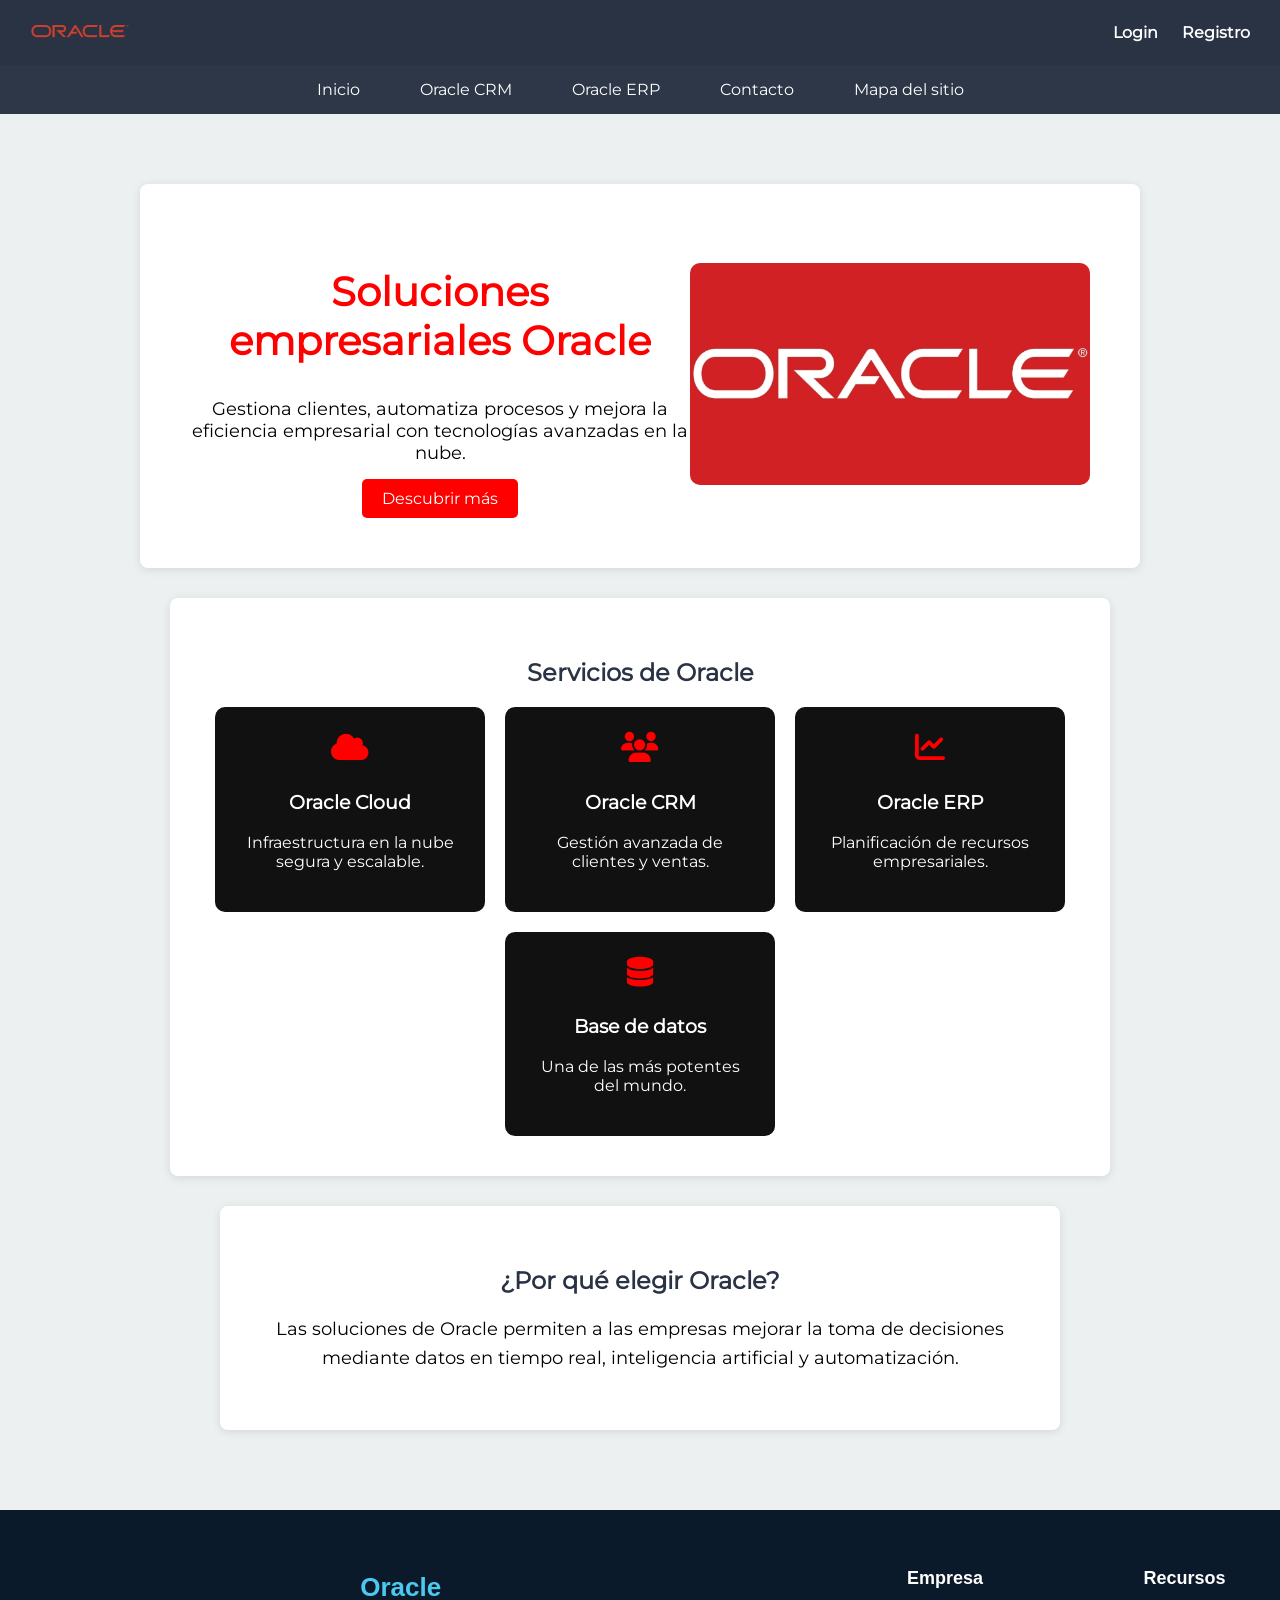
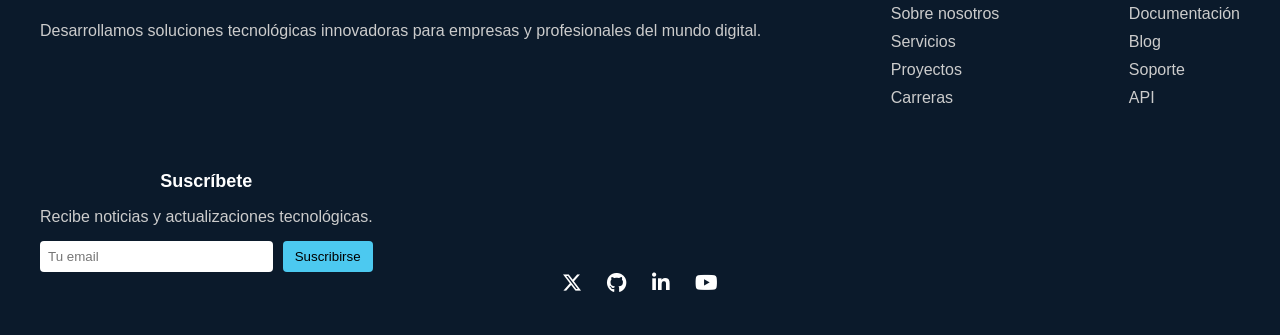
<file: index.html>
<!DOCTYPE html>
<html lang="es">

<head>

<meta charset="UTF-8">
<meta name="viewport" content="width=device-width, initial-scale=1.0">

<title>Oracle Business Solutions</title>

<meta name="description" content="Soluciones empresariales Oracle CRM y ERP">

<link rel="stylesheet" href="estilos.css">


<link rel="stylesheet" href="https://cdnjs.cloudflare.com/ajax/libs/font-awesome/6.5.0/css/all.min.css">

</head>

<body>

<header>

<div class="logo">
  <a href="index.html">
    <img src="img/oracle-logo.png" alt="Oracle Logo">
  </a>
</div>

<div class="menu-usuario">
<a href="login.html">Login</a>
<a href="registro.html">Registro</a>
</div>

</header>


<nav>

<ul>
<li><a href="index.html">Inicio</a></li>
<li><a href="crm.html">Oracle CRM</a></li>
<li><a href="erp.html">Oracle ERP</a></li>
<li><a href="contacto.html">Contacto</a></li>
<li><a href="mapa.html">Mapa del sitio</a></li>
</ul>

</nav>


<main>

<!-- HERO CON IMAGEN -->
<section class="hero">
  <div class="hero-text">
    <h1>Soluciones empresariales Oracle</h1>
    <p>
      Gestiona clientes, automatiza procesos y mejora la eficiencia empresarial
      con tecnologías avanzadas en la nube.
    </p>
    <a href="#" class="btn">Descubrir más</a>
  </div>

  <div class="hero-img">
    <img src="img/oracle foto.jpeg" alt="Oracle tecnología">
  </div>
</section>

<!-- SERVICIOS EN CARDS -->
<section class="servicios">

  <h2>Servicios de Oracle</h2>

  <div class="cards">

    <div class="card">
      <i class="fas fa-cloud"></i>
      <h3>Oracle Cloud</h3>
      <p>Infraestructura en la nube segura y escalable.</p>
    </div>

    <div class="card">
      <i class="fas fa-users"></i>
      <h3>Oracle CRM</h3>
      <p>Gestión avanzada de clientes y ventas.</p>
    </div>

    <div class="card">
      <i class="fas fa-chart-line"></i>
      <h3>Oracle ERP</h3>
      <p>Planificación de recursos empresariales.</p>
    </div>

    <div class="card">
      <i class="fas fa-database"></i>
      <h3>Base de datos</h3>
      <p>Una de las más potentes del mundo.</p>
    </div>

  </div>

</section>

<!-- SECCIÓN INFO -->
<section class="info">

  <h2>¿Por qué elegir Oracle?</h2>

  <p>
    Las soluciones de Oracle permiten a las empresas mejorar la toma de decisiones
    mediante datos en tiempo real, inteligencia artificial y automatización.
  </p>

</section>

</main>


<!-- Footer Oracle -->
<footer class="footer">
  <div class="footer-container">

    <div class="footer-brand">
      <h2>Oracle</h2>
      <p>Desarrollamos soluciones tecnológicas innovadoras para empresas y profesionales del mundo digital.</p>

      <div class="social-icons">
        <a href="#"><i class="icon-x"></i></a>
        <a href="#"><i class="icon-github"></i></a>
        <a href="#"><i class="icon-linkedin"></i></a>
        <a href="#"><i class="icon-youtube"></i></a>
      </div>
    </div>

    <div class="footer-links">
      <h3>Empresa</h3>
      <ul>
        <li><a href="#">Sobre nosotros</a></li>
        <li><a href="#">Servicios</a></li>
        <li><a href="#">Proyectos</a></li>
        <li><a href="#">Carreras</a></li>
      </ul>
    </div>

    <div class="footer-links">
      <h3>Recursos</h3>
      <ul>
        <li><a href="#">Documentación</a></li>
        <li><a href="#">Blog</a></li>
        <li><a href="#">Soporte</a></li>
        <li><a href="#">API</a></li>
      </ul>
    </div>
<div class="footer-newsletter">
      <h3>Suscríbete</h3>
      <p>Recibe noticias y actualizaciones tecnológicas.</p>
      <form>
        <input type="email" placeholder="Tu email">
        <button type="submit">Suscribirse</button>
      </form>
    </div>

  </div>

  <div class="redes">

    <a href="https://twitter.com/oracle" target="_blank" aria-label="X">
        <i class="fab fa-x-twitter"></i>
    </a>

    <a href="https://github.com/oracle" target="_blank" aria-label="GitHub">
        <i class="fab fa-github"></i>
    </a>

    <a href="https://www.linkedin.com/company/oracle/" target="_blank" aria-label="LinkedIn">
        <i class="fab fa-linkedin-in"></i>
    </a>

    <a href="https://www.youtube.com/@Oracle" target="_blank" aria-label="YouTube">
        <i class="fab fa-youtube"></i>
    </a>

</div>
  </div>
</footer>




</body>

</html>
</file>
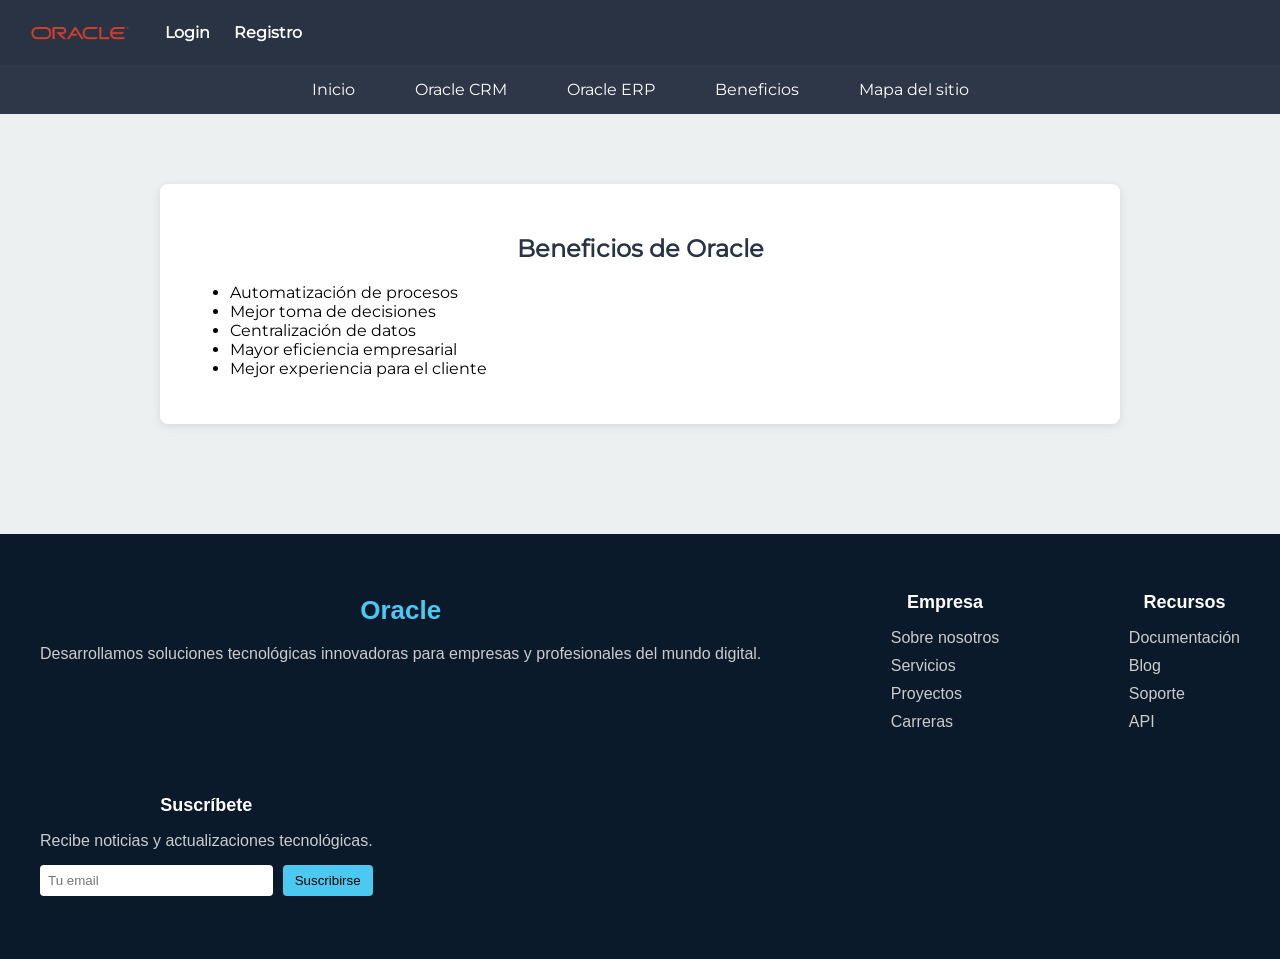
<file: beneficios.html>
<!DOCTYPE html>
<html lang="es">

<head>
<meta charset="UTF-8">
<title>Beneficios</title>
<link rel="stylesheet" href="estilos.css">
</head>

<body>

<header>
<div class="logo">
<img src="img/oracle-logo.png">
<div class="menu-usuario">
<a href="login.html">Login</a>
<a href="registro.html">Registro</a>
</div>
</header>

<nav>
<ul>
<li><a href="index.html">Inicio</a></li>
<li><a href="crm.html">Oracle CRM</a></li>
<li><a href="erp.html">Oracle ERP</a></li>
<li><a href="beneficios.html">Beneficios</a></li>
<li><a href="mapa.html">Mapa del sitio</a></li>
</ul>
</nav>

<main>

<section>

<h1>Beneficios de Oracle</h1>

<ul>
<li>Automatización de procesos</li>
<li>Mejor toma de decisiones</li>
<li>Centralización de datos</li>
<li>Mayor eficiencia empresarial</li>
<li>Mejor experiencia para el cliente</li>
</ul>

</section>

</main>

<footer class="footer">
  <div class="footer-container">

    <div class="footer-brand">
      <h2>Oracle</h2>
      <p>Desarrollamos soluciones tecnológicas innovadoras para empresas y profesionales del mundo digital.</p>

      <div class="social-icons">
        <a href="#"><i class="icon-x"></i></a>
        <a href="#"><i class="icon-github"></i></a>
        <a href="#"><i class="icon-linkedin"></i></a>
        <a href="#"><i class="icon-youtube"></i></a>
      </div>
    </div>

    <div class="footer-links">
      <h3>Empresa</h3>
      <ul>
        <li><a href="#">Sobre nosotros</a></li>
        <li><a href="#">Servicios</a></li>
        <li><a href="#">Proyectos</a></li>
        <li><a href="#">Carreras</a></li>
      </ul>
    </div>

    <div class="footer-links">
      <h3>Recursos</h3>
      <ul>
        <li><a href="#">Documentación</a></li>
        <li><a href="#">Blog</a></li>
        <li><a href="#">Soporte</a></li>
        <li><a href="#">API</a></li>
      </ul>
    </div>
<div class="footer-newsletter">
      <h3>Suscríbete</h3>
      <p>Recibe noticias y actualizaciones tecnológicas.</p>
      <form>
        <input type="email" placeholder="Tu email">
        <button type="submit">Suscribirse</button>
      </form>
    </div>

  </div>

  <div class="redes">

    <a href="https://twitter.com/oracle" target="_blank" aria-label="X">
        <i class="fab fa-x-twitter"></i>
    </a>

    <a href="https://github.com/oracle" target="_blank" aria-label="GitHub">
        <i class="fab fa-github"></i>
    </a>

    <a href="https://www.linkedin.com/company/oracle/" target="_blank" aria-label="LinkedIn">
        <i class="fab fa-linkedin-in"></i>
    </a>

    <a href="https://www.youtube.com/@Oracle" target="_blank" aria-label="YouTube">
        <i class="fab fa-youtube"></i>
    </a>

</div>
  </div>
</footer>


</body>
</html>
</file>
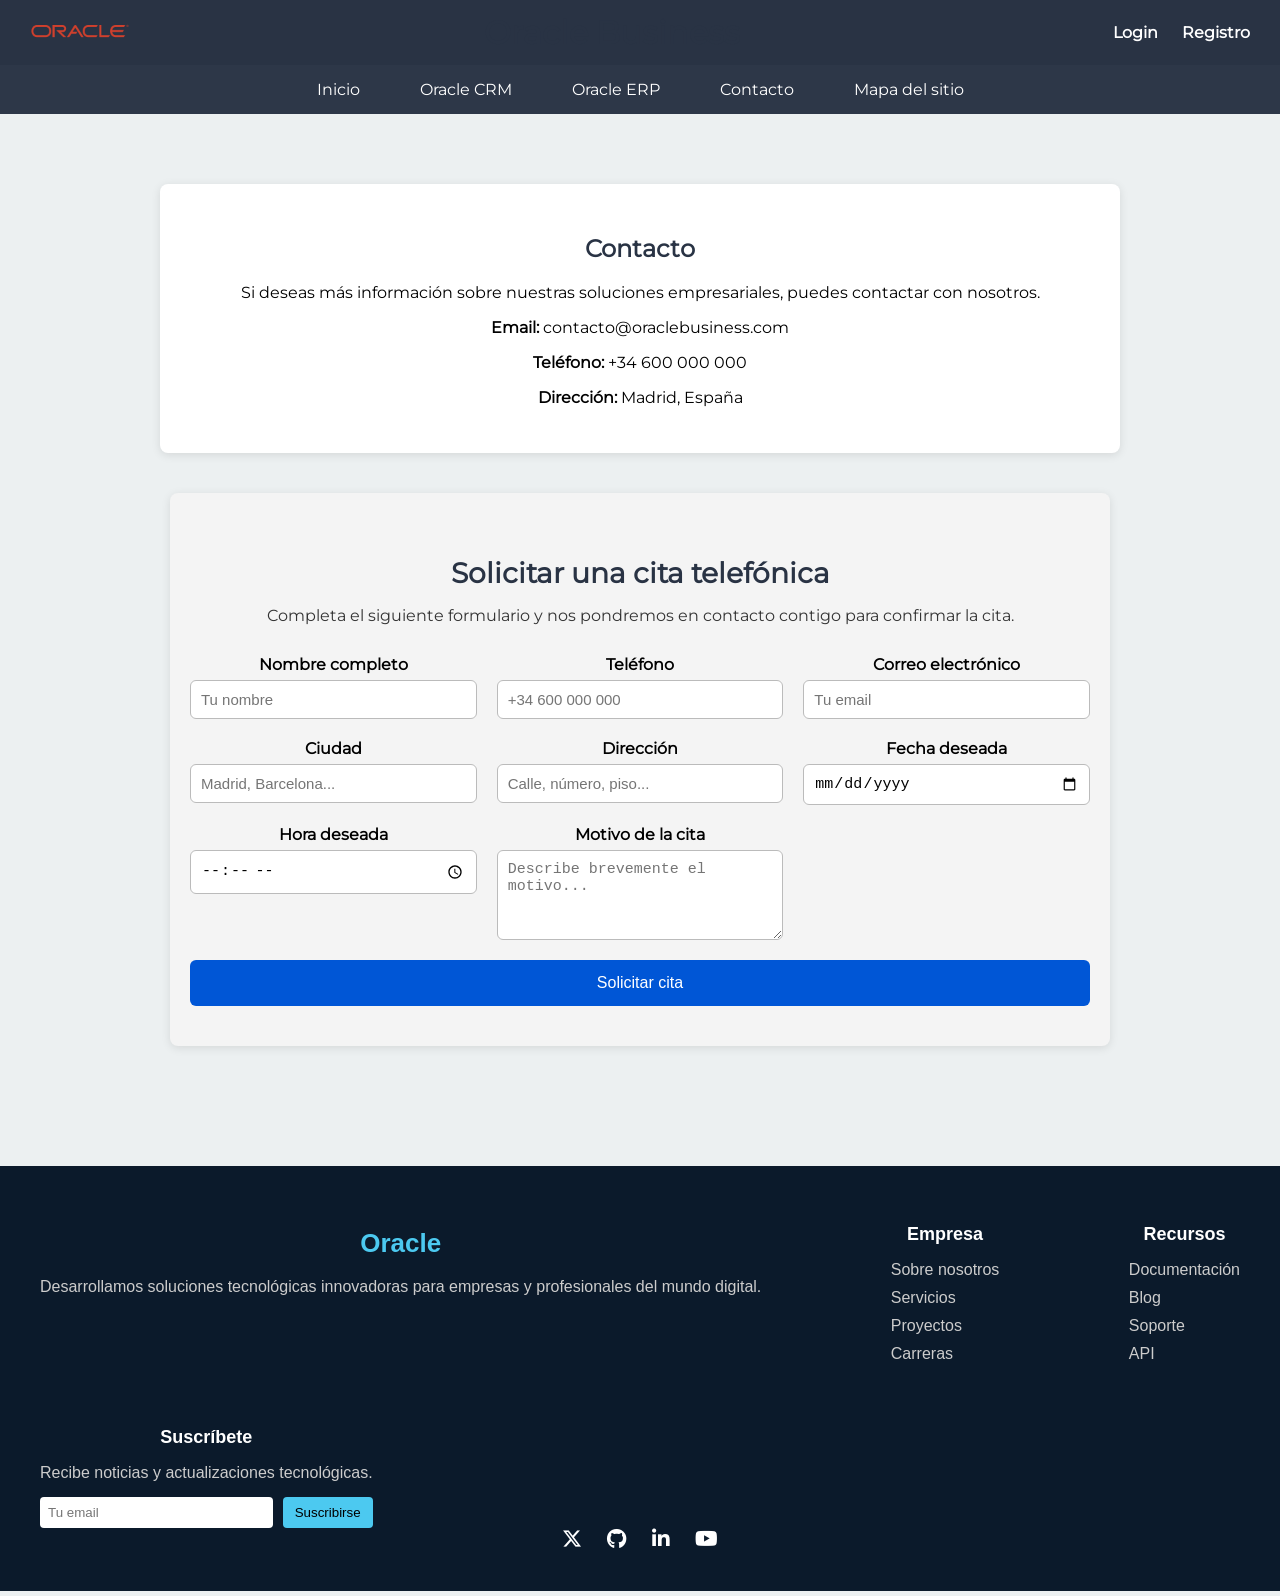
<file: contacto.html>
<!DOCTYPE html>
<html lang="es">

<head>

<meta charset="UTF-8">
<meta name="viewport" content="width=device-width, initial-scale=1.0">

<title>Contacto</title>

<link rel="stylesheet" href="estilos.css">
<link rel="stylesheet" href="https://cdnjs.cloudflare.com/ajax/libs/font-awesome/6.5.0/css/all.min.css">

</head>

<body>

<header>

<div class="logo">
  <a href="index.html">
    <img src="img/oracle-logo.png" alt="Oracle Logo">
  </a>
</div>

<h1>Oracle Business</h1>

<div class="menu-usuario">
<a href="#">Login</a>
<a href="#">Registro</a>
</div>

</header>

<nav>

<ul>
<li><a href="index.html">Inicio</a></li>
<li><a href="crm.html">Oracle CRM</a></li>
<li><a href="erp.html">Oracle ERP</a></li>
<li><a href="contacto.html">Contacto</a></li>
<li><a href="mapa.html">Mapa del sitio</a></li>
</ul>

</nav>

<main>

<section>

<h2>Contacto</h2>

<p>Si deseas más información sobre nuestras soluciones empresariales, puedes contactar con nosotros.</p>

<p><strong>Email:</strong> contacto@oraclebusiness.com</p>

<p><strong>Teléfono:</strong> +34 600 000 000</p>

<p><strong>Dirección:</strong> Madrid, España</p>

</section>


<!-- ============================= -->
<!-- FORMULARIO DE CITA TELEFÓNICA -->
<!-- ============================= -->

<section class="cita">

<h2>Solicitar una cita telefónica</h2>

<p>Completa el siguiente formulario y nos pondremos en contacto contigo para confirmar la cita.</p>

<form class="form-cita">

<div class="grupo-form">
<label for="nombre">Nombre completo</label>
<input type="text" id="nombre" placeholder="Tu nombre" required>
</div>

<div class="grupo-form">
<label for="telefono">Teléfono</label>
<input type="tel" id="telefono" placeholder="+34 600 000 000" required>
</div>

<div class="grupo-form">
<label for="email">Correo electrónico</label>
<input type="email" id="email" placeholder="Tu email" required>
</div>

<div class="grupo-form">
<label for="ciudad">Ciudad</label>
<input type="text" id="ciudad" placeholder="Madrid, Barcelona..." required>
</div>

<div class="grupo-form">
<label for="direccion">Dirección</label>
<input type="text" id="direccion" placeholder="Calle, número, piso..." required>
</div>

<div class="grupo-form">
<label for="fecha">Fecha deseada</label>
<input type="date" id="fecha" required>
</div>

<div class="grupo-form">
<label for="hora">Hora deseada</label>
<input type="time" id="hora" required>
</div>

<div class="grupo-form">
<label for="motivo">Motivo de la cita</label>
<textarea id="motivo" rows="4" placeholder="Describe brevemente el motivo..." required></textarea>
</div>

<button type="submit" class="btn-cita">Solicitar cita</button>

</form>

</section>

</main>

<footer class="footer">
  <div class="footer-container">

    <div class="footer-brand">
      <h2>Oracle</h2>
      <p>Desarrollamos soluciones tecnológicas innovadoras para empresas y profesionales del mundo digital.</p>

      <div class="social-icons">
        <a href="#"><i class="icon-x"></i></a>
        <a href="#"><i class="icon-github"></i></a>
        <a href="#"><i class="icon-linkedin"></i></a>
        <a href="#"><i class="icon-youtube"></i></a>
      </div>
    </div>

    <div class="footer-links">
      <h3>Empresa</h3>
      <ul>
        <li><a href="#">Sobre nosotros</a></li>
        <li><a href="#">Servicios</a></li>
        <li><a href="#">Proyectos</a></li>
        <li><a href="#">Carreras</a></li>
      </ul>
    </div>

    <div class="footer-links">
      <h3>Recursos</h3>
      <ul>
        <li><a href="#">Documentación</a></li>
        <li><a href="#">Blog</a></li>
        <li><a href="#">Soporte</a></li>
        <li><a href="#">API</a></li>
      </ul>
    </div>
<div class="footer-newsletter">
      <h3>Suscríbete</h3>
      <p>Recibe noticias y actualizaciones tecnológicas.</p>
      <form>
        <input type="email" placeholder="Tu email">
        <button type="submit">Suscribirse</button>
      </form>
    </div>

  </div>

  <div class="redes">

    <a href="https://twitter.com/oracle" target="_blank" aria-label="X">
        <i class="fab fa-x-twitter"></i>
    </a>

    <a href="https://github.com/oracle" target="_blank" aria-label="GitHub">
        <i class="fab fa-github"></i>
    </a>

    <a href="https://www.linkedin.com/company/oracle/" target="_blank" aria-label="LinkedIn">
        <i class="fab fa-linkedin-in"></i>
    </a>

    <a href="https://www.youtube.com/@Oracle" target="_blank" aria-label="YouTube">
        <i class="fab fa-youtube"></i>
    </a>

</div>
  </div>
</footer>

</body>

</html>
</file>
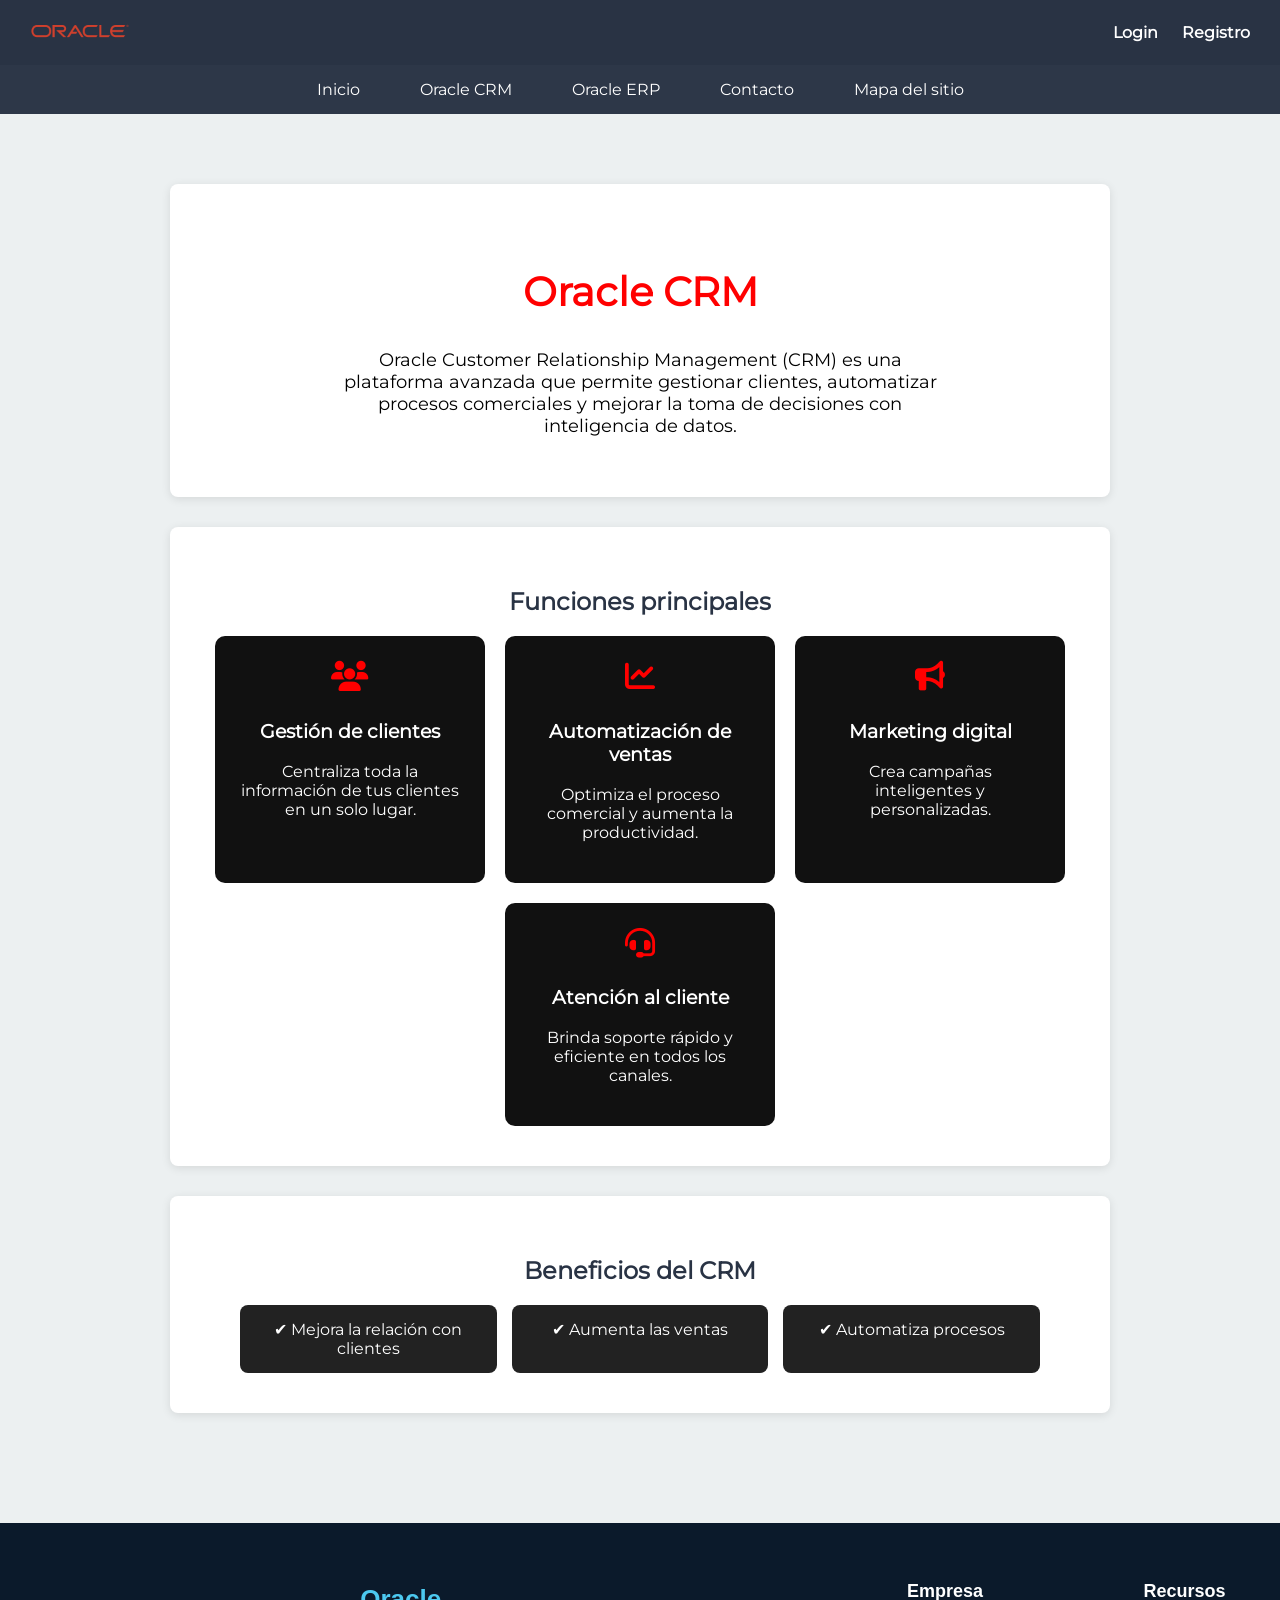
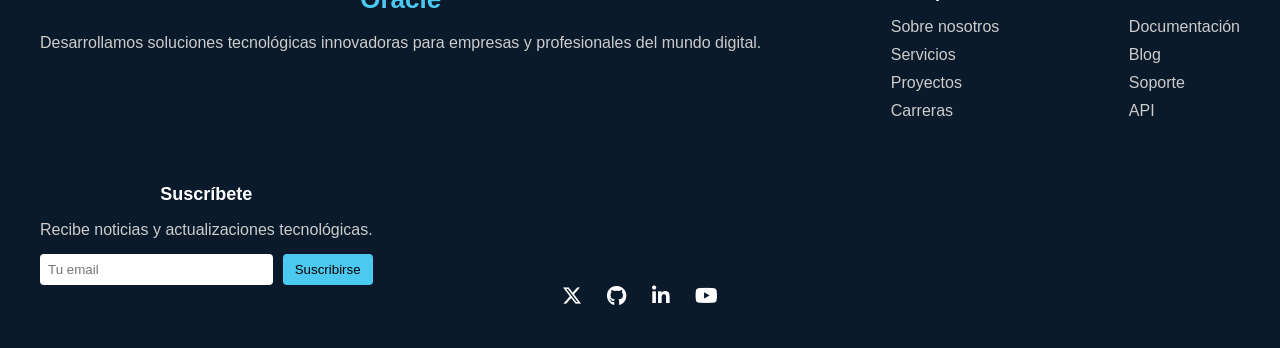
<file: crm.html>
<!DOCTYPE html>
<html lang="es">

<head>
<meta charset="UTF-8">
<title>Oracle CRM</title>
<link rel="stylesheet" href="estilos.css">
<link rel="stylesheet" href="https://cdnjs.cloudflare.com/ajax/libs/font-awesome/6.5.0/css/all.min.css">

</head>

<body>

<header>

<div class="logo">
  <a href="index.html">
    <img src="img/oracle-logo.png" alt="Oracle Logo">
  </a>
</div>

</div>

<div class="menu-usuario">
<a href="login.html">Login</a>
<a href="registro.html">Registro</a>
</div>

</header>

<nav>
<ul>
<li><a href="index.html">Inicio</a></li>
<li><a href="crm.html">Oracle CRM</a></li>
<li><a href="erp.html">Oracle ERP</a></li>
<li><a href="contacto.html">Contacto</a></li>
<li><a href="mapa.html">Mapa del sitio</a></li>
</ul>
</nav>


<main>

<section class="crm-hero">
  <h1>Oracle CRM</h1>
  <p>
    Oracle Customer Relationship Management (CRM) es una plataforma avanzada que permite gestionar clientes,
    automatizar procesos comerciales y mejorar la toma de decisiones con inteligencia de datos.
  </p>
</section>

<section class="crm-funciones">

  <h2>Funciones principales</h2>

  <div class="cards">

    <div class="card">
      <i class="fas fa-users"></i>
      <h3>Gestión de clientes</h3>
      <p>Centraliza toda la información de tus clientes en un solo lugar.</p>
    </div>

    <div class="card">
      <i class="fas fa-chart-line"></i>
      <h3>Automatización de ventas</h3>
      <p>Optimiza el proceso comercial y aumenta la productividad.</p>
    </div>

    <div class="card">
      <i class="fas fa-bullhorn"></i>
      <h3>Marketing digital</h3>
      <p>Crea campañas inteligentes y personalizadas.</p>
    </div>

    <div class="card">
      <i class="fas fa-headset"></i>
      <h3>Atención al cliente</h3>
      <p>Brinda soporte rápido y eficiente en todos los canales.</p>
    </div>

  </div>

</section>

<section class="crm-beneficios">

  <h2>Beneficios del CRM</h2>

  <div class="beneficios-grid">
    <div class="beneficio">✔ Mejora la relación con clientes</div>
    <div class="beneficio">✔ Aumenta las ventas</div>
    <div class="beneficio">✔ Automatiza procesos</div>
  </div>

</section>

</main>

<footer class="footer">
  <div class="footer-container">

    <div class="footer-brand">
      <h2>Oracle</h2>
      <p>Desarrollamos soluciones tecnológicas innovadoras para empresas y profesionales del mundo digital.</p>

      <div class="social-icons">
        <a href="#"><i class="icon-x"></i></a>
        <a href="#"><i class="icon-github"></i></a>
        <a href="#"><i class="icon-linkedin"></i></a>
        <a href="#"><i class="icon-youtube"></i></a>
      </div>
    </div>

    <div class="footer-links">
      <h3>Empresa</h3>
      <ul>
        <li><a href="#">Sobre nosotros</a></li>
        <li><a href="#">Servicios</a></li>
        <li><a href="#">Proyectos</a></li>
        <li><a href="#">Carreras</a></li>
      </ul>
    </div>

    <div class="footer-links">
      <h3>Recursos</h3>
      <ul>
        <li><a href="#">Documentación</a></li>
        <li><a href="#">Blog</a></li>
        <li><a href="#">Soporte</a></li>
        <li><a href="#">API</a></li>
      </ul>
    </div>
<div class="footer-newsletter">
      <h3>Suscríbete</h3>
      <p>Recibe noticias y actualizaciones tecnológicas.</p>
      <form>
        <input type="email" placeholder="Tu email">
        <button type="submit">Suscribirse</button>
      </form>
    </div>

  </div>

  <div class="redes">

    <a href="https://twitter.com/oracle" target="_blank" aria-label="X">
        <i class="fab fa-x-twitter"></i>
    </a>

    <a href="https://github.com/oracle" target="_blank" aria-label="GitHub">
        <i class="fab fa-github"></i>
    </a>

    <a href="https://www.linkedin.com/company/oracle/" target="_blank" aria-label="LinkedIn">
        <i class="fab fa-linkedin-in"></i>
    </a>

    <a href="https://www.youtube.com/@Oracle" target="_blank" aria-label="YouTube">
        <i class="fab fa-youtube"></i>
    </a>

</div>
  </div>
</footer>


</body>
</html>
</file>
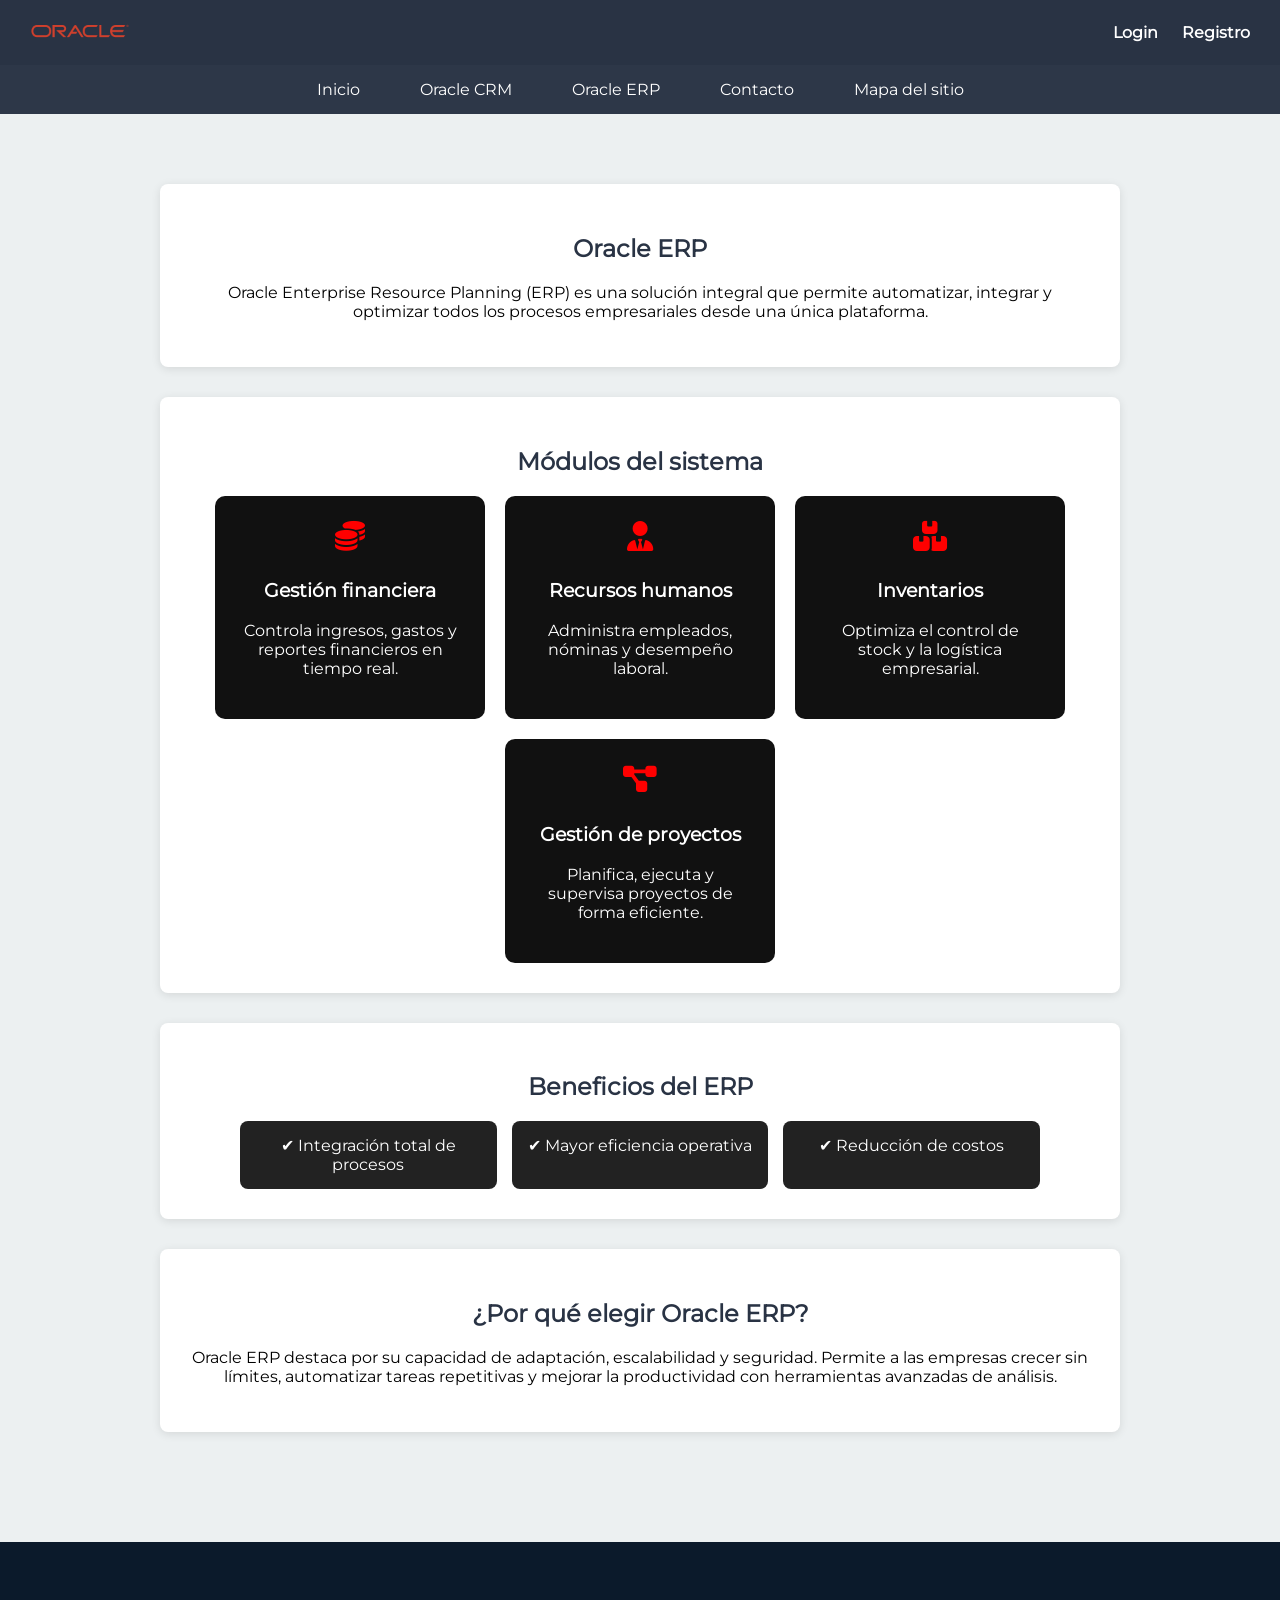
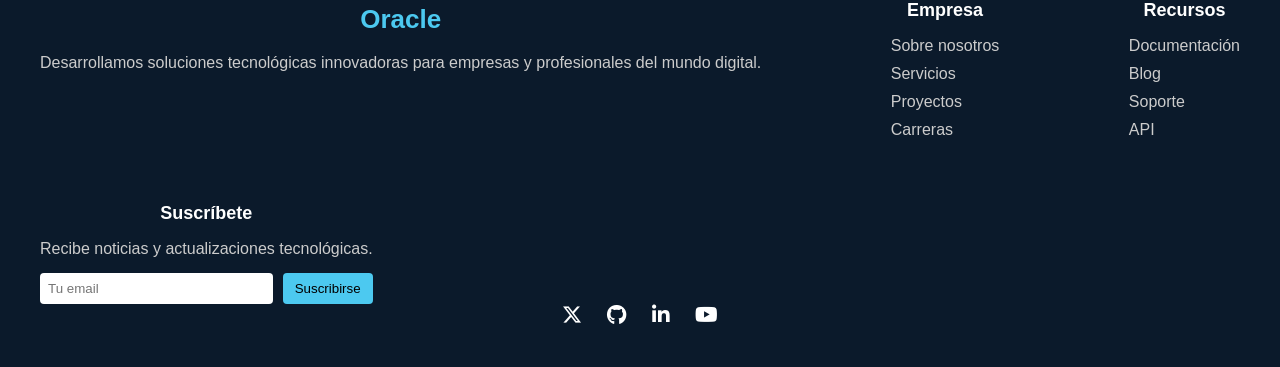
<file: erp.html>
<!DOCTYPE html>
<html lang="es">

<head>
<meta charset="UTF-8">
<title>Oracle ERP</title>
<link rel="stylesheet" href="estilos.css">
<link rel="stylesheet" href="https://cdnjs.cloudflare.com/ajax/libs/font-awesome/6.5.0/css/all.min.css">

</head>

<body>

<header>

  <div class="logo">
  <a href="index.html">
    <img src="img/oracle-logo.png" alt="Oracle Logo">
  </a>
</div>

  <div class="menu-usuario">
    <a href="login.html">Login</a>
    <a href="registro.html">Registro</a>
  </div>

</header>

<nav>
<ul>
<li><a href="index.html">Inicio</a></li>
<li><a href="crm.html">Oracle CRM</a></li>
<li><a href="erp.html">Oracle ERP</a></li>
<li><a href="contacto.html">Contacto</a></li>
<li><a href="mapa.html">Mapa del sitio</a></li>
</ul>
</nav>


<main>

<section class="erp-hero">
  <h1>Oracle ERP</h1>
  <p>
    Oracle Enterprise Resource Planning (ERP) es una solución integral que permite
    automatizar, integrar y optimizar todos los procesos empresariales desde una única plataforma.
  </p>
</section>

<section class="erp-modulos">

  <h2>Módulos del sistema</h2>

  <div class="cards">

    <div class="card">
      <i class="fas fa-coins"></i>
      <h3>Gestión financiera</h3>
      <p>Controla ingresos, gastos y reportes financieros en tiempo real.</p>
    </div>

    <div class="card">
      <i class="fas fa-user-tie"></i>
      <h3>Recursos humanos</h3>
      <p>Administra empleados, nóminas y desempeño laboral.</p>
    </div>

    <div class="card">
      <i class="fas fa-boxes"></i>
      <h3>Inventarios</h3>
      <p>Optimiza el control de stock y la logística empresarial.</p>
    </div>

    <div class="card">
      <i class="fas fa-project-diagram"></i>
      <h3>Gestión de proyectos</h3>
      <p>Planifica, ejecuta y supervisa proyectos de forma eficiente.</p>
    </div>

  </div>

</section>

<section class="erp-beneficios">

  <h2>Beneficios del ERP</h2>

  <div class="beneficios-grid">
    <div class="beneficio">✔ Integración total de procesos</div>
    <div class="beneficio">✔ Mayor eficiencia operativa</div>
    <div class="beneficio">✔ Reducción de costos</div>
  </div>

</section>

<section class="erp-extra">

  <h2>¿Por qué elegir Oracle ERP?</h2>

  <p>
    Oracle ERP destaca por su capacidad de adaptación, escalabilidad y seguridad.
    Permite a las empresas crecer sin límites, automatizar tareas repetitivas y
    mejorar la productividad con herramientas avanzadas de análisis.
  </p>

</section>

</main>

<footer class="footer">
  <div class="footer-container">

    <div class="footer-brand">
      <h2>Oracle</h2>
      <p>Desarrollamos soluciones tecnológicas innovadoras para empresas y profesionales del mundo digital.</p>

      <div class="social-icons">
        <a href="#"><i class="icon-x"></i></a>
        <a href="#"><i class="icon-github"></i></a>
        <a href="#"><i class="icon-linkedin"></i></a>
        <a href="#"><i class="icon-youtube"></i></a>
      </div>
    </div>

    <div class="footer-links">
      <h3>Empresa</h3>
      <ul>
        <li><a href="#">Sobre nosotros</a></li>
        <li><a href="#">Servicios</a></li>
        <li><a href="#">Proyectos</a></li>
        <li><a href="#">Carreras</a></li>
      </ul>
    </div>

    <div class="footer-links">
      <h3>Recursos</h3>
      <ul>
        <li><a href="#">Documentación</a></li>
        <li><a href="#">Blog</a></li>
        <li><a href="#">Soporte</a></li>
        <li><a href="#">API</a></li>
      </ul>
    </div>
<div class="footer-newsletter">
      <h3>Suscríbete</h3>
      <p>Recibe noticias y actualizaciones tecnológicas.</p>
      <form>
        <input type="email" placeholder="Tu email">
        <button type="submit">Suscribirse</button>
      </form>
    </div>

  </div>

  <div class="redes">

    <a href="https://twitter.com/oracle" target="_blank" aria-label="X">
        <i class="fab fa-x-twitter"></i>
    </a>

    <a href="https://github.com/oracle" target="_blank" aria-label="GitHub">
        <i class="fab fa-github"></i>
    </a>

    <a href="https://www.linkedin.com/company/oracle/" target="_blank" aria-label="LinkedIn">
        <i class="fab fa-linkedin-in"></i>
    </a>

    <a href="https://www.youtube.com/@Oracle" target="_blank" aria-label="YouTube">
        <i class="fab fa-youtube"></i>
    </a>

</div>
  </div>
</footer>


</body>
</html>
</file>
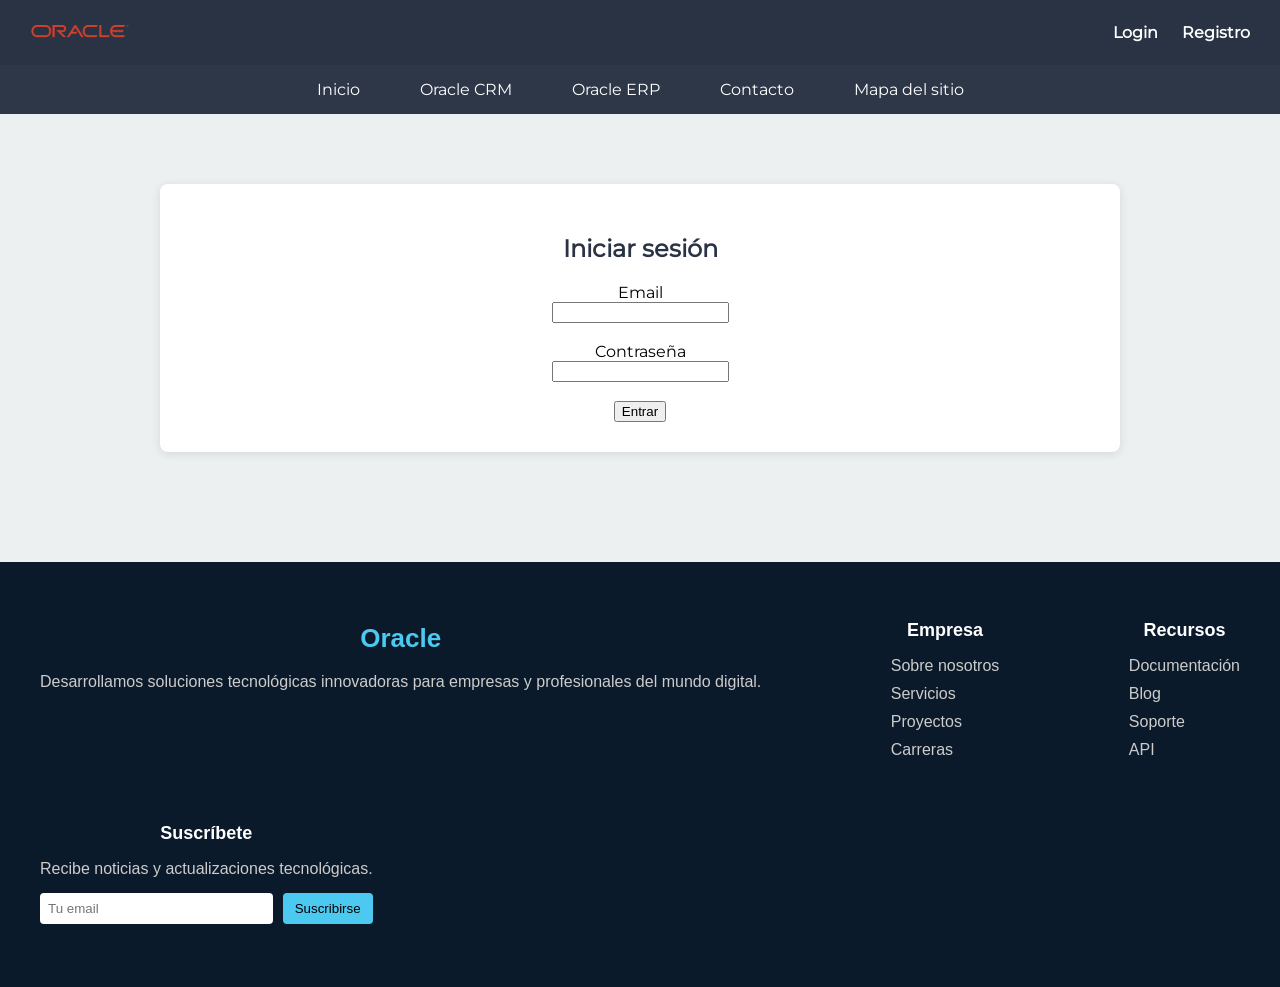
<file: login.html>
<!DOCTYPE html>
<html lang="es">

<head>

<meta charset="UTF-8">
<meta name="viewport" content="width=device-width, initial-scale=1.0">

<title>Login</title>

<link rel="stylesheet" href="estilos.css">

</head>

<body>

<header>


<div class="logo">
  <a href="index.html">
    <img src="img/oracle-logo.png" alt="Oracle Logo">
  </a>
</div>

<h1>Oracle Business</h1>

<div class="menu-usuario">
<a href="login.html">Login</a>
<a href="registro.html">Registro</a>
</div>

</header>


<nav>

<ul>
<li><a href="index.html">Inicio</a></li>
<li><a href="crm.html">Oracle CRM</a></li>
<li><a href="erp.html">Oracle ERP</a></li>
<li><a href="contacto.html">Contacto</a></li>
<li><a href="mapa.html">Mapa del sitio</a></li>
</ul>

</nav>


<main>

<section>

<h2>Iniciar sesión</h2>

<form>

<label>Email</label>
<br>
<input type="email" required>
<br><br>

<label>Contraseña</label>
<br>
<input type="password" required>
<br><br>

<button type="submit">Entrar</button>

</form>

</section>

</main>


<footer class="footer">
  <div class="footer-container">

    <div class="footer-brand">
      <h2>Oracle</h2>
      <p>Desarrollamos soluciones tecnológicas innovadoras para empresas y profesionales del mundo digital.</p>

      <div class="social-icons">
        <a href="#"><i class="icon-x"></i></a>
        <a href="#"><i class="icon-github"></i></a>
        <a href="#"><i class="icon-linkedin"></i></a>
        <a href="#"><i class="icon-youtube"></i></a>
      </div>
    </div>

    <div class="footer-links">
      <h3>Empresa</h3>
      <ul>
        <li><a href="#">Sobre nosotros</a></li>
        <li><a href="#">Servicios</a></li>
        <li><a href="#">Proyectos</a></li>
        <li><a href="#">Carreras</a></li>
      </ul>
    </div>

    <div class="footer-links">
      <h3>Recursos</h3>
      <ul>
        <li><a href="#">Documentación</a></li>
        <li><a href="#">Blog</a></li>
        <li><a href="#">Soporte</a></li>
        <li><a href="#">API</a></li>
      </ul>
    </div>
<div class="footer-newsletter">
      <h3>Suscríbete</h3>
      <p>Recibe noticias y actualizaciones tecnológicas.</p>
      <form>
        <input type="email" placeholder="Tu email">
        <button type="submit">Suscribirse</button>
      </form>
    </div>

  </div>

  <div class="redes">

    <a href="https://twitter.com/oracle" target="_blank" aria-label="X">
        <i class="fab fa-x-twitter"></i>
    </a>

    <a href="https://github.com/oracle" target="_blank" aria-label="GitHub">
        <i class="fab fa-github"></i>
    </a>

    <a href="https://www.linkedin.com/company/oracle/" target="_blank" aria-label="LinkedIn">
        <i class="fab fa-linkedin-in"></i>
    </a>

    <a href="https://www.youtube.com/@Oracle" target="_blank" aria-label="YouTube">
        <i class="fab fa-youtube"></i>
    </a>

</div>
  </div>
</footer>


</body>

</html>
</file>
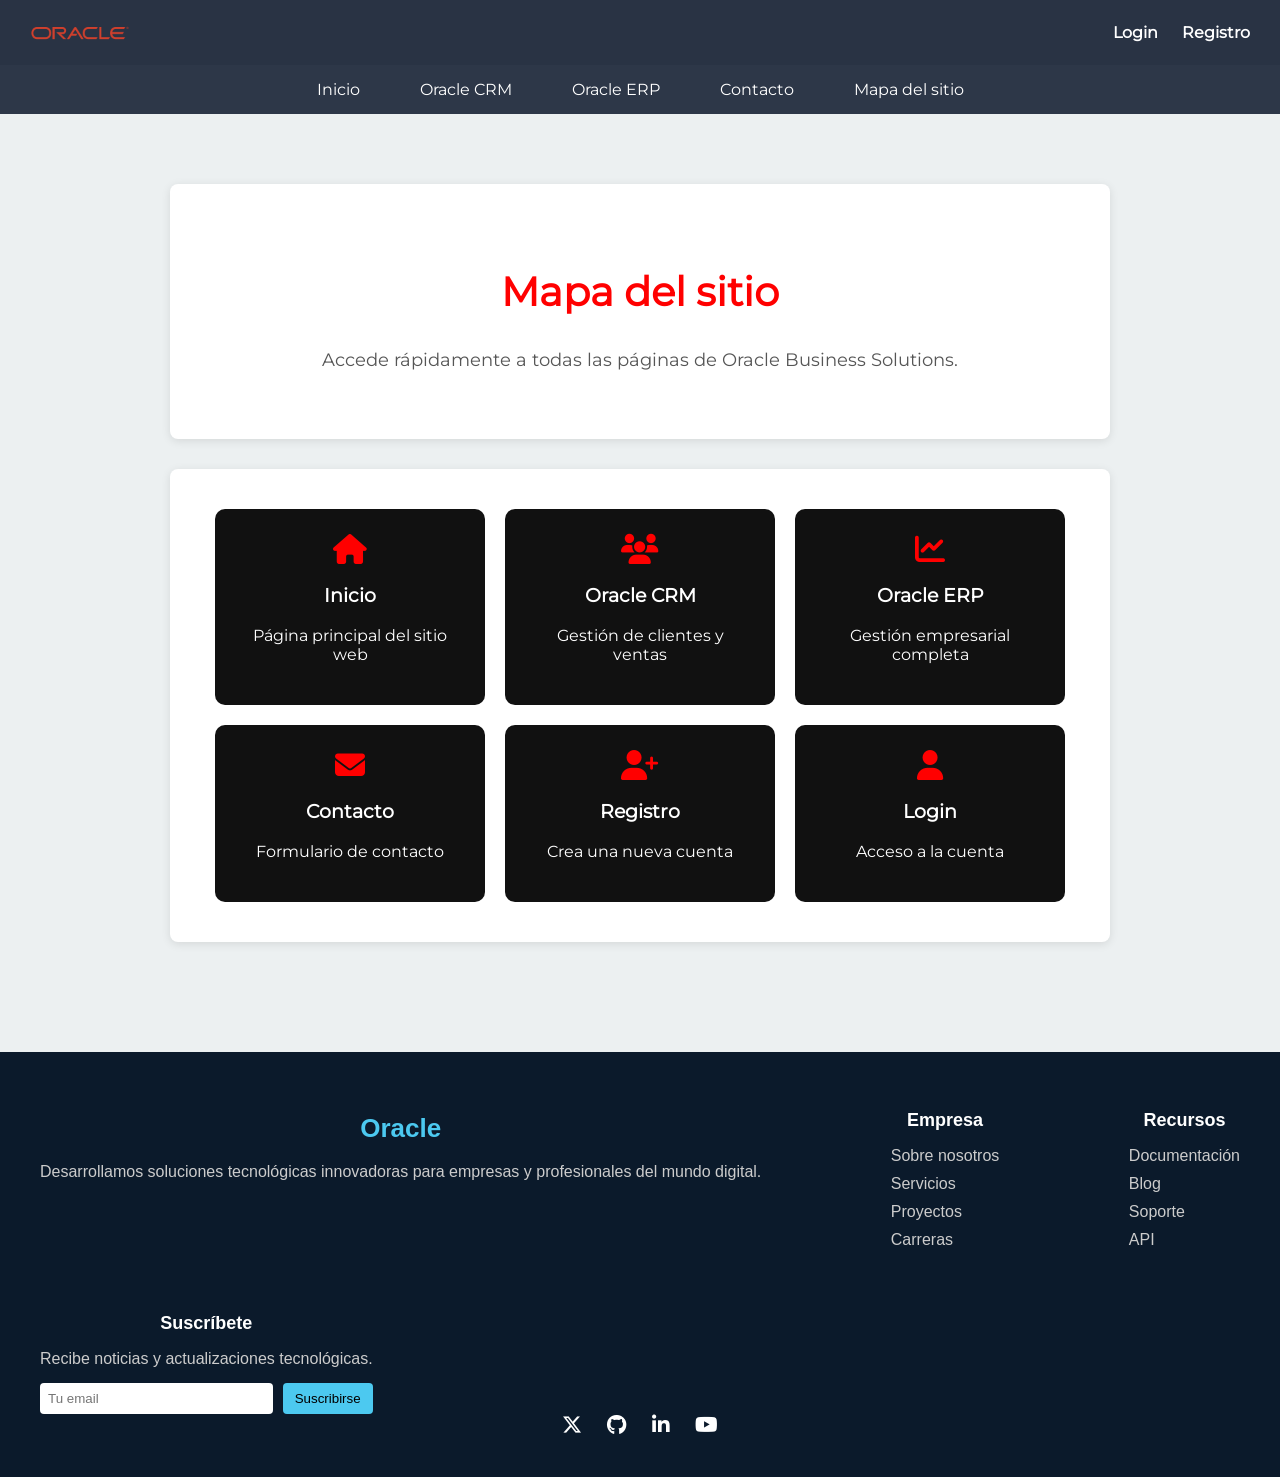
<file: mapa.html>
<!DOCTYPE html>
<html lang="es">

<head>
<meta charset="UTF-8">
<title>Mapa del sitio</title>
<link rel="stylesheet" href="estilos.css">
<link rel="stylesheet" href="https://cdnjs.cloudflare.com/ajax/libs/font-awesome/6.5.0/css/all.min.css">

</head>

<body>

<header>

  <div class="logo">
    <img src="img/oracle-logo.png">
  </div>

  <div class="menu-usuario">
    <a href="login.html">Login</a>
    <a href="registro.html">Registro</a>
  </div>

</header>

<nav>
<ul>
<li><a href="index.html">Inicio</a></li>
<li><a href="crm.html">Oracle CRM</a></li>
<li><a href="erp.html">Oracle ERP</a></li>
<li><a href="contacto.html">Contacto</a></li>
<li><a href="mapa.html">Mapa del sitio</a></li>
</ul>
</nav>

<main>

<section class="mapa-hero">
  <h1>Mapa del sitio</h1>
  <p>Accede rápidamente a todas las páginas de Oracle Business Solutions.</p>
</section>

<section class="mapa-contenido">

  <div class="mapa-grid">

    <!-- INICIO -->
    <a href="index.html" class="mapa-card">
      <i class="fas fa-home"></i>
      <h3>Inicio</h3>
      <p>Página principal del sitio web</p>
    </a>

    <!-- CRM -->
    <a href="crm.html" class="mapa-card">
      <i class="fas fa-users"></i>
      <h3>Oracle CRM</h3>
      <p>Gestión de clientes y ventas</p>
    </a>

    <!-- ERP -->
    <a href="erp.html" class="mapa-card">
      <i class="fas fa-chart-line"></i>
      <h3>Oracle ERP</h3>
      <p>Gestión empresarial completa</p>
    </a>

    <!-- CONTACTO -->
    <a href="contacto.html" class="mapa-card">
      <i class="fas fa-envelope"></i>
      <h3>Contacto</h3>
      <p>Formulario de contacto</p>
    </a>

    <!-- REGISTRO -->
<a href="registro.html" class="mapa-card">
  <i class="fas fa-user-plus"></i>
  <h3>Registro</h3>
  <p>Crea una nueva cuenta</p>
</a>

    <!-- LOGIN -->
    <a href="login.html" class="mapa-card">
      <i class="fas fa-user"></i>
      <h3>Login</h3>
      <p>Acceso a la cuenta</p>
    </a>

  </div>

</section>

</main>

<footer class="footer">
  <div class="footer-container">

    <div class="footer-brand">
      <h2>Oracle</h2>
      <p>Desarrollamos soluciones tecnológicas innovadoras para empresas y profesionales del mundo digital.</p>

      <div class="social-icons">
        <a href="#"><i class="icon-x"></i></a>
        <a href="#"><i class="icon-github"></i></a>
        <a href="#"><i class="icon-linkedin"></i></a>
        <a href="#"><i class="icon-youtube"></i></a>
      </div>
    </div>

    <div class="footer-links">
      <h3>Empresa</h3>
      <ul>
        <li><a href="#">Sobre nosotros</a></li>
        <li><a href="#">Servicios</a></li>
        <li><a href="#">Proyectos</a></li>
        <li><a href="#">Carreras</a></li>
      </ul>
    </div>

    <div class="footer-links">
      <h3>Recursos</h3>
      <ul>
        <li><a href="#">Documentación</a></li>
        <li><a href="#">Blog</a></li>
        <li><a href="#">Soporte</a></li>
        <li><a href="#">API</a></li>
      </ul>
    </div>
<div class="footer-newsletter">
      <h3>Suscríbete</h3>
      <p>Recibe noticias y actualizaciones tecnológicas.</p>
      <form>
        <input type="email" placeholder="Tu email">
        <button type="submit">Suscribirse</button>
      </form>
    </div>

  </div>

  <div class="redes">

    <a href="https://twitter.com/oracle" target="_blank" aria-label="X">
        <i class="fab fa-x-twitter"></i>
    </a>

    <a href="https://github.com/oracle" target="_blank" aria-label="GitHub">
        <i class="fab fa-github"></i>
    </a>

    <a href="https://www.linkedin.com/company/oracle/" target="_blank" aria-label="LinkedIn">
        <i class="fab fa-linkedin-in"></i>
    </a>

    <a href="https://www.youtube.com/@Oracle" target="_blank" aria-label="YouTube">
        <i class="fab fa-youtube"></i>
    </a>

</div>
  </div>
</footer>


</body>
</html>
</file>
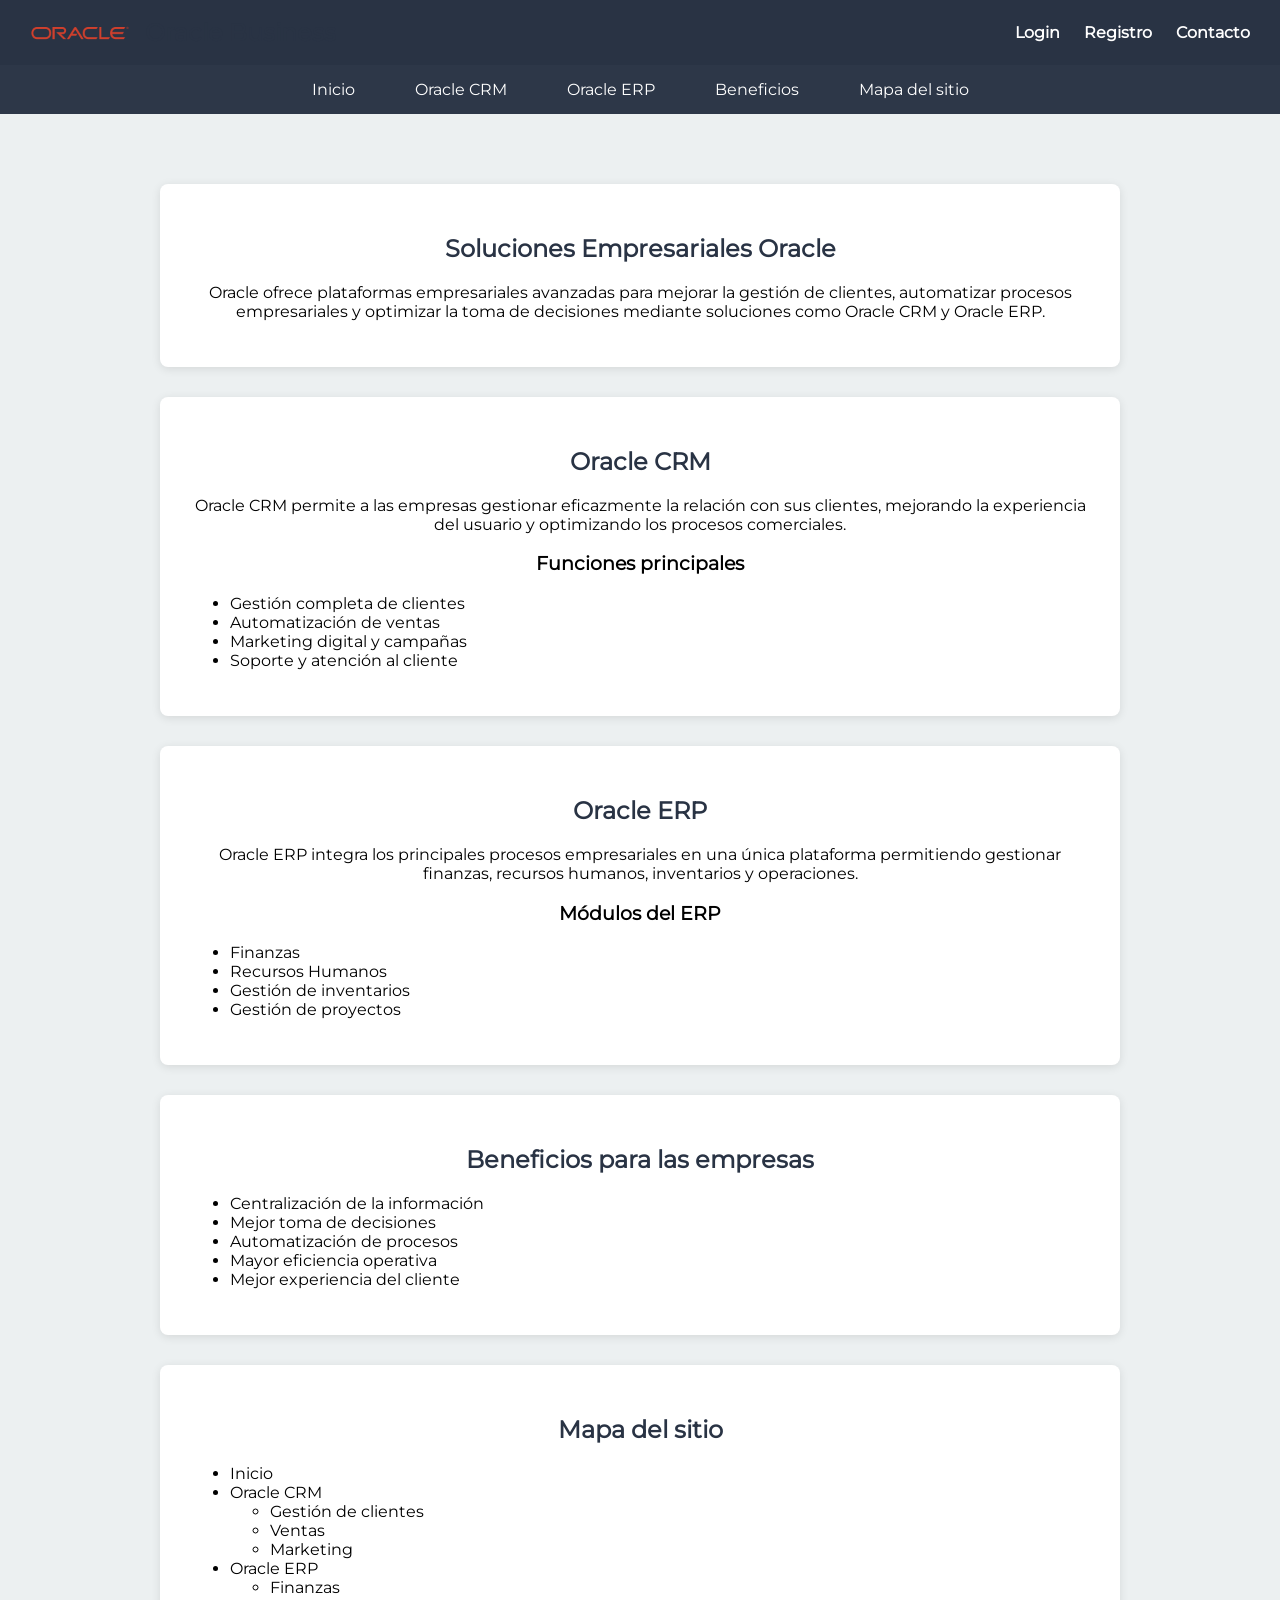
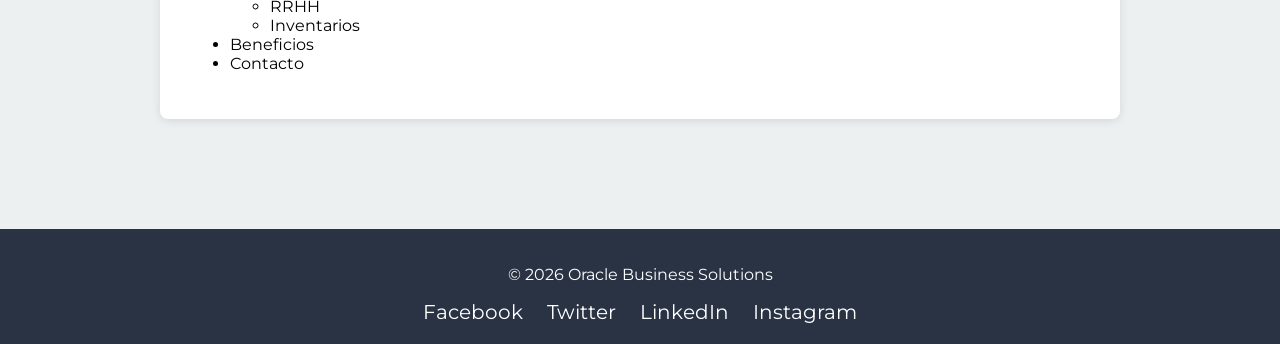
<file: proyecto marcas.html>
<!DOCTYPE html>
<html lang="es">

<head>
    <meta charset="UTF-8">
    <title>Oracle Business Solutions | CRM y ERP</title>

    <!-- Vincular CSS -->
    <link rel="stylesheet" href="estilos.css">
</head>

<body>

<header>

    <div class="logo">
        <img src="img/oracle-logo.png" alt="Oracle Logo">
        <h2>Oracle Business</h2>
    </div>

    <div class="menu-usuario">
        <a href="#">Login</a>
        <a href="#">Registro</a>
        <a href="#">Contacto</a>
    </div>

</header>


<nav>
    <ul>
        <li><a href="#inicio">Inicio</a></li>
        <li><a href="#crm">Oracle CRM</a></li>
        <li><a href="#erp">Oracle ERP</a></li>
        <li><a href="#beneficios">Beneficios</a></li>
        <li><a href="#mapa">Mapa del sitio</a></li>
    </ul>
</nav>


<main>

<section id="inicio">

<h1>Soluciones Empresariales Oracle</h1>

<p>
Oracle ofrece plataformas empresariales avanzadas para mejorar la gestión
de clientes, automatizar procesos empresariales y optimizar la toma de decisiones
mediante soluciones como Oracle CRM y Oracle ERP.
</p>

</section>


<section id="crm">

<h2>Oracle CRM</h2>

<p>
Oracle CRM permite a las empresas gestionar eficazmente la relación con sus clientes,
mejorando la experiencia del usuario y optimizando los procesos comerciales.
</p>

<h3>Funciones principales</h3>

<ul>
<li>Gestión completa de clientes</li>
<li>Automatización de ventas</li>
<li>Marketing digital y campañas</li>
<li>Soporte y atención al cliente</li>
</ul>

</section>


<section id="erp">

<h2>Oracle ERP</h2>

<p>
Oracle ERP integra los principales procesos empresariales en una única plataforma
permitiendo gestionar finanzas, recursos humanos, inventarios y operaciones.
</p>

<h3>Módulos del ERP</h3>

<ul>
<li>Finanzas</li>
<li>Recursos Humanos</li>
<li>Gestión de inventarios</li>
<li>Gestión de proyectos</li>
</ul>

</section>


<section id="beneficios">

<h2>Beneficios para las empresas</h2>

<ul>
<li>Centralización de la información</li>
<li>Mejor toma de decisiones</li>
<li>Automatización de procesos</li>
<li>Mayor eficiencia operativa</li>
<li>Mejor experiencia del cliente</li>
</ul>

</section>


<section id="mapa">

<h2>Mapa del sitio</h2>

<ul>

<li>Inicio</li>

<li>Oracle CRM
    <ul>
        <li>Gestión de clientes</li>
        <li>Ventas</li>
        <li>Marketing</li>
    </ul>
</li>

<li>Oracle ERP
    <ul>
        <li>Finanzas</li>
        <li>RRHH</li>
        <li>Inventarios</li>
    </ul>
</li>

<li>Beneficios</li>
<li>Contacto</li>

</ul>

</section>

</main>


<footer>

<p>© 2026 Oracle Business Solutions</p>

<div class="redes">

<a href="#">Facebook</a>
<a href="#">Twitter</a>
<a href="#">LinkedIn</a>
<a href="#">Instagram</a>

</div>

</footer>

</body>
</html>
</file>
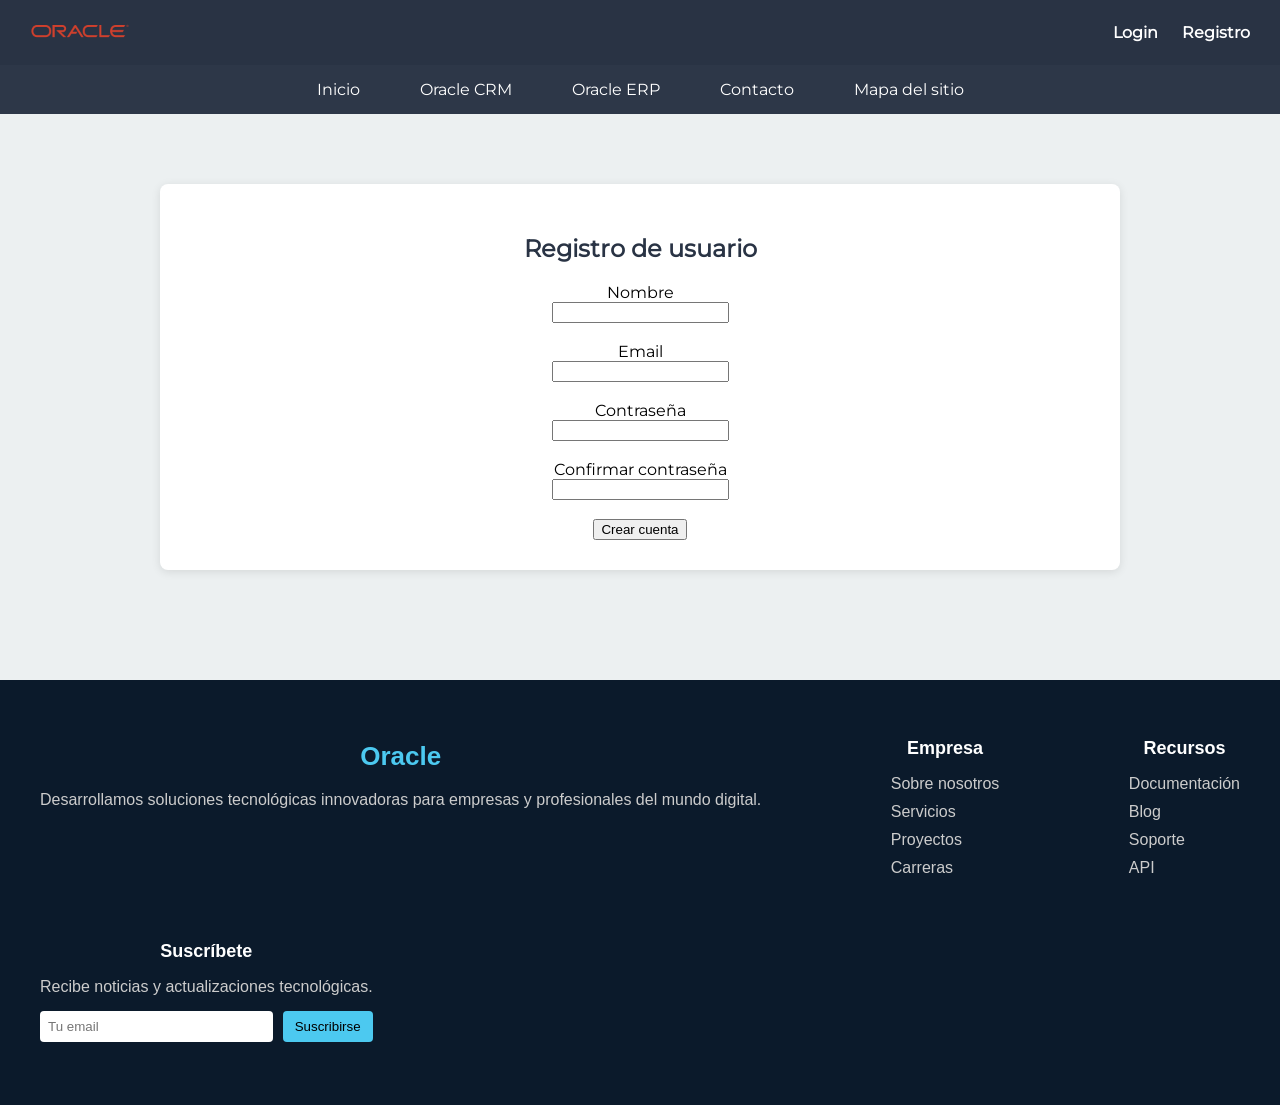
<file: registro.html>
<!DOCTYPE html>
<html lang="es">

<head>

<meta charset="UTF-8">
<meta name="viewport" content="width=device-width, initial-scale=1.0">

<title>Registro</title>

<link rel="stylesheet" href="estilos.css">

</head>

<body>

<header>

<div class="logo">
  <a href="index.html">
    <img src="img/oracle-logo.png" alt="Oracle Logo">
  </a>
</div>



<div class="menu-usuario">
<a href="login.html">Login</a>
<a href="registro.html">Registro</a>
</div>

</header>


<nav>

<ul>
<li><a href="index.html">Inicio</a></li>
<li><a href="crm.html">Oracle CRM</a></li>
<li><a href="erp.html">Oracle ERP</a></li>
<li><a href="contacto.html">Contacto</a></li>
<li><a href="mapa.html">Mapa del sitio</a></li>
</ul>

</nav>


<main>

<section>

<h2>Registro de usuario</h2>

<form>

<label>Nombre</label>
<br>
<input type="text" required>
<br><br>

<label>Email</label>
<br>
<input type="email" required>
<br><br>

<label>Contraseña</label>
<br>
<input type="password" required>
<br><br>

<label>Confirmar contraseña</label>
<br>
<input type="password" required>
<br><br>

<button type="submit">Crear cuenta</button>

</form>

</section>

</main>


<footer class="footer">
  <div class="footer-container">

    <div class="footer-brand">
      <h2>Oracle</h2>
      <p>Desarrollamos soluciones tecnológicas innovadoras para empresas y profesionales del mundo digital.</p>

      <div class="social-icons">
        <a href="#"><i class="icon-x"></i></a>
        <a href="#"><i class="icon-github"></i></a>
        <a href="#"><i class="icon-linkedin"></i></a>
        <a href="#"><i class="icon-youtube"></i></a>
      </div>
    </div>

    <div class="footer-links">
      <h3>Empresa</h3>
      <ul>
        <li><a href="#">Sobre nosotros</a></li>
        <li><a href="#">Servicios</a></li>
        <li><a href="#">Proyectos</a></li>
        <li><a href="#">Carreras</a></li>
      </ul>
    </div>

    <div class="footer-links">
      <h3>Recursos</h3>
      <ul>
        <li><a href="#">Documentación</a></li>
        <li><a href="#">Blog</a></li>
        <li><a href="#">Soporte</a></li>
        <li><a href="#">API</a></li>
      </ul>
    </div>
<div class="footer-newsletter">
      <h3>Suscríbete</h3>
      <p>Recibe noticias y actualizaciones tecnológicas.</p>
      <form>
        <input type="email" placeholder="Tu email">
        <button type="submit">Suscribirse</button>
      </form>
    </div>

  </div>

  <div class="redes">

    <a href="https://twitter.com/oracle" target="_blank" aria-label="X">
        <i class="fab fa-x-twitter"></i>
    </a>

    <a href="https://github.com/oracle" target="_blank" aria-label="GitHub">
        <i class="fab fa-github"></i>
    </a>

    <a href="https://www.linkedin.com/company/oracle/" target="_blank" aria-label="LinkedIn">
        <i class="fab fa-linkedin-in"></i>
    </a>

    <a href="https://www.youtube.com/@Oracle" target="_blank" aria-label="YouTube">
        <i class="fab fa-youtube"></i>
    </a>

</div>
  </div>
</footer>


</body>

</html>
</file>
<file: estilos.css>
/* Fuente externa (Montserrat) */
@font-face {
    font-family: 'LetraExterna';
    src: url('fonts/Montserrat.ttf') format('truetype');
}

/* Estilo general */
body {
    font-family: 'LetraExterna', Arial, sans-serif;
    margin: 0;
    padding: 0;
    background-color: #ECF0F1;
}

/* Encabezado */
header {
    display: flex;
    justify-content: space-between;
    align-items: center;
    background-color: #293344;
    color: white;
    padding: 15px 30px;
    height: 35px;
}

/* Logo */
.logo {
    display: flex;
    align-items: center;
    gap: 10px;
}

.logo img {
    width: 100px;
    height: auto;
}

/* Menu */
.menu-usuario a {
    color: white;
    text-decoration: none;
    margin-left: 15px;
    font-weight: bold;
}

.menu-usuario a:hover {
    color: #F80000;
    /* rojo Oracle */
}

/* NAVBAR h*/
nav {
    background-color: #2d3748;
}

nav ul {
    list-style: none;
    margin: 0;
    padding: 0;
    display: flex;
    justify-content: center;
}

/* Botones menú */
nav ul li a {
    display: block;
    color: white;
    text-decoration: none;
    padding: 15px 30px;
    transition: background 0.3s;
}

/* Hover */
nav ul li a:hover {
    background-color: #F80000;
    color: white;
}

/* CONTENIDO PRINCIPAL */
main {
    padding: 40px;
    text-align: center;
}

section {
    background-color: white;
    padding: 30px;
    margin: auto;
    max-width: 800px;
    border-radius: 8px;
    box-shadow: 0px 2px 10px rgba(0, 0, 0, 0.1);
}

/* FOOTER */
footer {
    background-color: #293344;
    color: white;
    text-align: center;
    padding: 15px;
    margin-top: 40px;
}



/* Fuente externa */
@font-face {
    font-family: 'LetraExterna';
    src: url('fonts/Montserrat.ttf') format('truetype');
}

/* General */
body {
    font-family: 'LetraExterna', Arial, sans-serif;
    margin: 0;
    padding: 0;
    background-color: #ECF0F1;
}


/* HEADER */

header {
    display: flex;
    justify-content: space-between;
    align-items: center;
    background-color: #293344;
    color: white;
    padding: 15px 30px;
}


/* Logo */

.logo {
    display: flex;
    align-items: center;
    gap: 15px;
}

.logo img {
    width: 100px;
}


/* Menu usuario */

.menu-usuario a {
    color: white;
    text-decoration: none;
    margin-left: 20px;
    font-weight: bold;
}

.menu-usuario a:hover {
    color: #F80000;
}


/* NAVBAR */

nav {
    background-color: #2d3748;
}

nav ul {
    list-style: none;
    margin: 0;
    padding: 0;
    display: flex;
    justify-content: center;
}


/* Botones menú */

nav ul li a {
    display: block;
    color: white;
    text-decoration: none;
    padding: 15px 30px;
    transition: background 0.3s;
}

nav ul li a:hover {
    background-color: #F80000;
}


/* MAIN */

main {
    padding: 40px;
}


/* SECCIONES */

section {
    background-color: white;
    padding: 30px;
    margin: 30px auto;
    max-width: 900px;
    border-radius: 8px;
    box-shadow: 0px 2px 10px rgba(0,0,0,0.1);
}


/* TITULOS */

h1 {
    color: #293344;
}

h2 {
    color: #293344;
}


/* LISTAS */

ul {
    text-align: left;
}


/* FOOTER */

footer {
    background-color: #293344;
    color: white;
    text-align: center;
    padding: 20px;
}


/* Redes sociales */

.redes a {
    color: white;
    margin: 0 10px;
    text-decoration: none;
}

.redes a:hover {
    color: #F80000;
}

/* ===== FOOTER GENERAL ===== */
.footer {
  background: #0d0d0d;
  color: #ffffff;
  padding: 60px 20px 30px;
  font-family: Arial, sans-serif;
}

.footer-container {
  display: grid;
  grid-template-columns: repeat(auto-fit, minmax(220px, 1fr));
  gap: 40px;
  max-width: 1200px;
  margin: auto;
}

/* ===== BRAND ===== */
.footer-brand h2 {
  font-size: 26px;
  margin-bottom: 10px;
  color: navajowhite;
}

.footer-brand p {
  color: #cccccc;
  line-height: 1.5;
  margin-bottom: 20px;
}
 
.social-icons a {
  display: inline-block;
  margin-right: 12px;
  font-size: 20px;
  color: #4da3ff;
  text-decoration: none;
}

/* ===== LINKS ===== */
.footer-links h3,
.footer-newsletter h3 {
  margin-bottom: 15px;
  font-size: 18px;
}

.footer-links ul {
  list-style: none;
  padding: 0;
}

.footer-links ul li {
  margin-bottom: 10px;
}

.footer-links ul li a {
  color: #cccccc;
  text-decoration: none;
  transition: color 0.3s;
}

.social-icons a {
  display: inline-block;
  margin-right: 12px;
  font-size: 20px;
  color: #4da3ff;
  text-decoration: none;
}

/* ===== LINKS ===== */
.footer-links h3,
.footer-newsletter h3 {
  margin-bottom: 15px;
  font-size: 18px;
}

.footer-links ul {
  list-style: none;
  padding: 0;
}

.footer-links ul li {
  margin-bottom: 10px;
}

.footer-links ul li a {
  color: #cccccc;
  text-decoration: none;
  transition: color 0.3s;
}

.footer-links ul li a:hover {
  color: #4da3ff;
}

/* ===== NEWSLETTER ===== */
.footer-newsletter p {
  color: #cccccc;
  margin-bottom: 15px;
}

.footer-newsletter form {
  display: flex;
  gap: 10px;
}

.footer-newsletter input {
  flex: 1;
  padding: 10px;
  border: none;
  border-radius: 4px;
}

.footer-newsletter button {
  padding: 10px 15px;
  background: #4da3ff;
  border: none;
  color: #fff;
  border-radius: 4px;
  cursor: pointer;
  transition: background 0.3s;
}
.footer-newsletter button:hover {
  background: #1e7fe6;
}

/* ===== BOTTOM ===== */
.footer-bottom {
  border-top: 1px solid #333;
  margin-top: 40px;
  padding-top: 20px;
  text-align: center;
}

.footer-bottom p {
  margin-bottom: 10px;
  color: #aaaaaa;
}

.footer-legal a {
  margin: 0 10px;
  color: #cccccc;
  text-decoration: none;
  transition: color 0.3s;
}

.footer-legal a:hover {
  color: #4da3ff;
}

/* ===== FORMULARIO DE CITA ===== */

.cita {
  background: #f4f4f4;
  padding: 40px 20px;
  max-width: 900px;
  margin: 40px auto;
  border-radius: 8px;
}

.cita h2 {
  text-align: center;
  margin-bottom: 10px;
  font-size: 28px;
}

.cita p {
  text-align: center;
  margin-bottom: 30px;
  color: #333;
}

.form-cita {
  display: grid;
  grid-template-columns: repeat(auto-fit, minmax(260px, 1fr));
  gap: 20px;
}

.grupo-form {
  display: flex;
  flex-direction: column;
}

.grupo-form label {
  margin-bottom: 6px;
  font-weight: bold;
}

.grupo-form input,
.grupo-form textarea {
  padding: 10px;
  border: 1px solid #bbb;
  border-radius: 6px;
  font-size: 15px;
}

.grupo-form input:focus,
.grupo-form textarea:focus {
  border-color: #0056d6;
  outline: none;
}

.btn-cita {
  grid-column: 1 / -1;
  padding: 14px;
  background: #0056d6;
  color: #fff;
  border: none;
  border-radius: 6px;
  font-size: 16px;
  cursor: pointer;
  transition: background 0.3s;
}

.btn-cita:hover {
  background: #003c9e;
}

/* ===== HERO ===== */
.crm-hero {
  text-align: center;
  padding: 50px 20px;
}

.crm-hero h1 {
  font-size: 40px;
  color: #ff0000;
}

.crm-hero p {
  max-width: 600px;
  margin: 10px auto;
  font-size: 18px;
}

/* ===== CARDS ===== */
.crm-funciones {
  padding: 40px 20px;
  text-align: center;
}

.cards {
  display: flex;
  flex-wrap: wrap;
  justify-content: center;
  gap: 20px;
}

.card {
  background: #111;
  color: #fff;
  padding: 25px;
  width: 220px;
  border-radius: 10px;
  transition: all 0.3s ease;
  cursor: pointer;
}

.card i {
  font-size: 30px;
  margin-bottom: 10px;
  color: #ff0000;
}

/* 🔥 HOVER BONITO */
.card:hover {
  transform: translateY(-10px) scale(1.05);
  background: #ff0000;
}

.card:hover i {
  color: #fff;
}

/* ===== BENEFICIOS ===== */
.crm-beneficios {
  padding: 40px 20px;
  text-align: center;
}

.beneficios-grid {
  display: grid;
  grid-template-columns: repeat(auto-fit, minmax(200px, 1fr));
  gap: 15px;
  max-width: 800px;
  margin: auto;
}

.beneficio {
  background: #222;
  color: white;
  padding: 15px;
  border-radius: 8px;
  transition: 0.3s;
}

/* HOVER */
.beneficio:hover {
  background: #ff0000;
  transform: scale(1.05);
}

/* ===== FOOTER MEJORADO ===== */
.footer {
  background: #0b1a2b;
  color: #fff;
  padding: 40px 20px;
}

.footer-container {
  display: flex;
  flex-wrap: wrap;
  justify-content: space-between;
  gap: 30px;
}

.footer h2 {
  color: #4cc9f0;
}

.footer-links ul li a {
  color: #ccc;
  transition: 0.3s;
}

/* 🔥 HOVER LINKS */
.footer-links ul li a:hover {
  color: #4cc9f0;
  padding-left: 5px;
}

.footer-newsletter input {
  padding: 8px;
  border: none;
  outline: none;
}

.footer-newsletter button {
  background: #4cc9f0;
  border: none;
  padding: 8px 12px;
  cursor: pointer;
  color: #000;
  transition: 0.3s;
}

/* HOVER BOTÓN */
.footer-newsletter button:hover {
  background: #ff0000;
  color: #fff;
}

/* ICONOS REDES */
.redes a {
  color: white;
  margin: 10px;
  font-size: 20px;
  transition: 0.3s;
}

/* HOVER ICONOS */
.redes a:hover {
  color: #ff0000;
  transform: scale(1.2);
}

/* ===== HERO ===== */
.hero {
  display: flex;
  align-items: center;
  justify-content: space-between;
  padding: 50px;
  flex-wrap: wrap;
}

.hero-text {
  max-width: 500px;
}

.hero-text h1 {
  font-size: 40px;
  color: #ff0000;
}

.hero-text p {
  margin: 15px 0;
  font-size: 18px;
}

.btn {
  display: inline-block;
  padding: 10px 20px;
  background: #ff0000;
  color: white;
  text-decoration: none;
  border-radius: 5px;
  transition: 0.3s;
}

/* HOVER BOTÓN */
.btn:hover {
  background: #000;
}

.hero-img img {
  width: 400px;
  border-radius: 10px;
}

/* ===== SERVICIOS ===== */
.servicios {
  text-align: center;
  padding: 40px 20px;
}

.cards {
  display: flex;
  flex-wrap: wrap;
  justify-content: center;
  gap: 20px;
}

.card {
  background: #111;
  color: white;
  padding: 25px;
  width: 220px;
  border-radius: 10px;
  transition: 0.3s;
  cursor: pointer;
}

.card i {
  font-size: 30px;
  margin-bottom: 10px;
  color: #ff0000;
}

/* 🔥 HOVER PRO */
.card:hover {
  transform: translateY(-10px) scale(1.05);
  background: linear-gradient(135deg, #ff0000, #990000);
}

.card:hover i {
  color: white;
}

/* ===== INFO ===== */
.info {
  text-align: center;
  padding: 40px 20px;
  max-width: 800px;
  margin: auto;
}

.info p {
  font-size: 18px;
  line-height: 1.6;
}

/* ===== HERO MAPA ===== */
.mapa-hero {
  text-align: center;
  padding: 50px 20px;
}

.mapa-hero h1 {
  font-size: 40px;
  color: #ff0000;
}

.mapa-hero p {
  font-size: 18px;
  color: #555;
}

/* ===== GRID ===== */
.mapa-contenido {
  padding: 40px 20px;
}

.mapa-grid {
  display: flex;
  flex-wrap: wrap;
  justify-content: center;
  gap: 20px;
}

/* ===== CARDS ===== */
.mapa-card {
  background: #111;
  color: white;
  width: 220px;
  padding: 25px;
  border-radius: 10px;
  text-align: center;
  text-decoration: none;
  transition: 0.3s;
  cursor: pointer;
}

.mapa-card i {
  font-size: 30px;
  margin-bottom: 10px;
  color: #ff0000;
}

/* 🔥 HOVER PRO */
.mapa-card:hover {
  transform: translateY(-10px) scale(1.05);
  background: linear-gradient(135deg, #ff0000, #990000);
}

.mapa-card:hover i {
  color: white;
}

.mapa-card h3 {
  margin-top: 10px;
}
</file>
